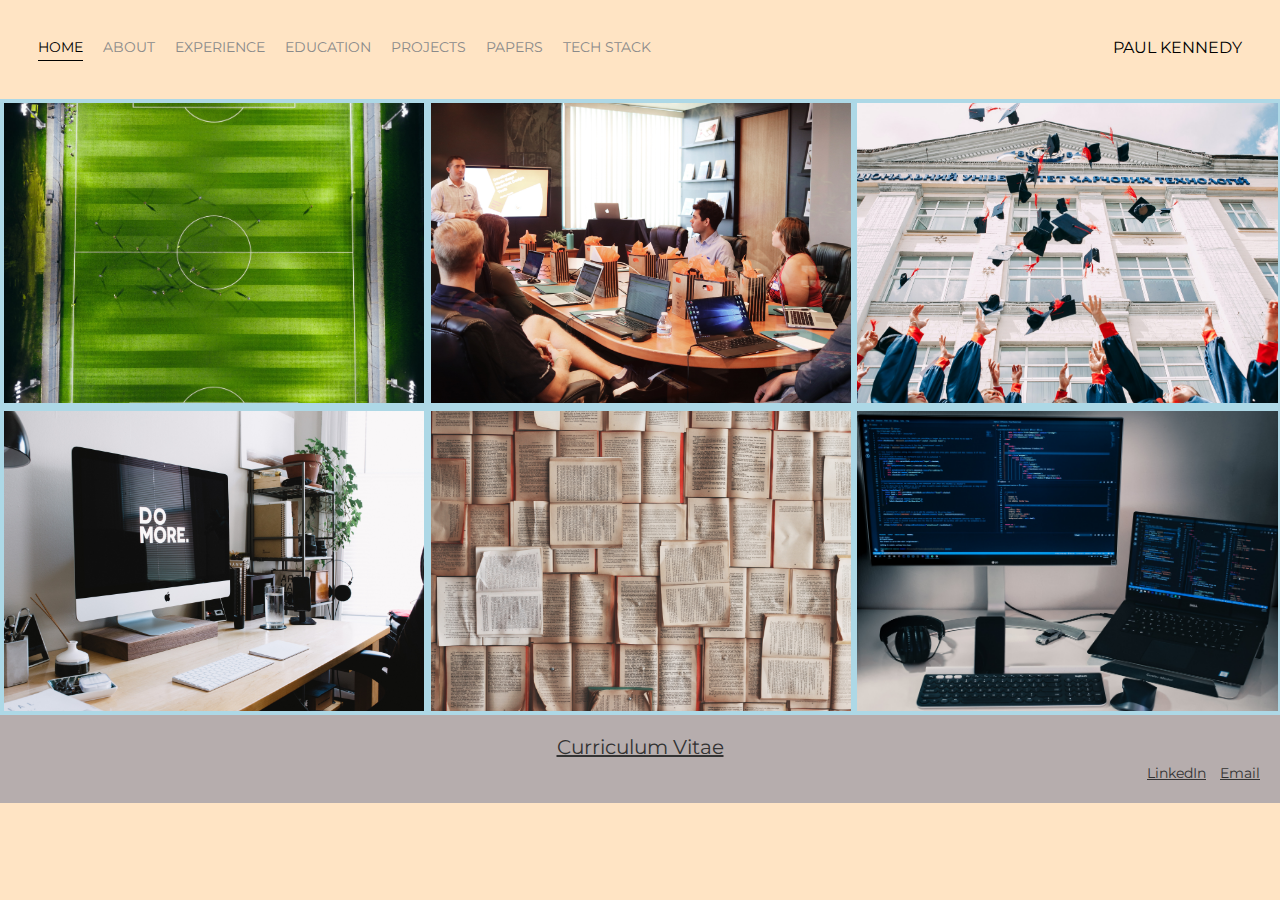
<file: index.html>
<!DOCTYPE html>
<html>
    <head>
        <meta charset="utf-8" />
        <title>Paul's Portfolio</title>
        <link rel="preconnect" href="https://fonts.googleapis.com">
        <link rel="preconnect" href="https://fonts.gstatic.com" crossorigin>
        <link href="https://fonts.googleapis.com/css2?family=Merriweather&family=Montserrat&family=Ubuntu&display=swap" rel="stylesheet">
        <link rel="stylesheet" href="styles.css">
        <link rel="icon" href="favicon.ico">
    </head>
    <body>
        <div class="container">
            <div class="nav-wrapper">
                <div class="left-side">
                    <div class="nav-link-wrapper active-nav-link">
                        <a href="index.html">Home</a>
                    </div>
                    
                    <div class="nav-link-wrapper">
                        <a href="about.html">About</a>
                    </div>
                    <div class="nav-link-wrapper">
                        <a href="experience.html">Experience</a>
                    </div>
                    <div class="nav-link-wrapper">
                        <a href="education.html">Education</a>
                    </div>
                    <div class="nav-link-wrapper">
                        <a href="projects.html">Projects</a>
                    </div>
                    <div class="nav-link-wrapper">
                        <a href="scientific.html">Papers</a>
                    </div>
                    <div class="nav-link-wrapper">
                        <a href="tech.html">Tech Stack</a>
                    </div>
                </div>

                <div class="right-side">
                    <div class="brand">
                        <div>PAUL KENNEDY</div>
                    </div>
                </div>
            </div>

            <div class="content-wrapper">
                <div class="portfolio-items-wrapper">

                    <div class="portfolio-item-wrapper">
                        <div class="portfolio-img-background" style="background-image: url(images/interests.jpg)"></div>

                        <div class="img-text-wrapper">

                            <div class="links">
                                <a style="text-decoration:none" href="about.html">About</a>
                            </div>
                        </div>
                    </div>

                    <div class="portfolio-item-wrapper">
                        <div class="portfolio-img-background" style="background-image: url(images/experience.jpg)"></div>

                        <div class="img-text-wrapper">

                            <div class="links">
                                <a style="text-decoration:none" href="experience.html">Experience</a>
                            </div>
                        </div>
                    </div>

                    <div class="portfolio-item-wrapper">
                        <div class="portfolio-img-background" style="background-image: url(images/education.jpg);"></div>

                        <div class="img-text-wrapper">

                            <div class="links">
                                <a style="text-decoration:none" href="education.html">Education</a>
                            </div>
                        </div>
                    </div>

                    <div class="portfolio-item-wrapper">
                        <div class="portfolio-img-background" style="background-image: url(images/projects.jpg);"></div>

                        <div class="img-text-wrapper">
   
                            <div class="links">
                                <a style="text-decoration:none" href="projects.html">Projects</a>
                            </div>
                        </div>
                    </div>

                    <div class="portfolio-item-wrapper">
                        <div class="portfolio-img-background" style="background-image: url(images/papers.jpg);"></div>

                        <div class="img-text-wrapper">

                            <div class="links">
                                <a style="text-decoration:none" href="scientific.html">Papers</a>
                            </div>
                        </div>
                    </div>

                    <div class="portfolio-item-wrapper">
                        <div class="portfolio-img-background" style="background-image: url(images/tech.jpg);"></div>

                        <div class="img-text-wrapper">

                            <div class="links">
                                <a style="text-decoration:none" href="tech.html">Tech Stack</a>
                            </div>
                        </div>
                    </div>

                </div>
            </div>

        </div>
        
        <footer>
            <div class="container">
              <div class="row">
                <div class="col-cv">
                    <a href="files/PK.CV.pdf" target="_blank">Curriculum Vitae</a>
                </div>
                <div class="col-sm-6">
                  <ul class="social">
                    <li><a href="https://www.linkedin.com/in/paul-k-2583a8b6" target="_blank"><i class="fa fa-linkedin"></i>LinkedIn</a></li>
                    <li><a href="mailto:paul.pk.kennedy12@gmail.com">Email</a></li>
                  </ul>
                </div>
              </div>
            </div>
        </footer>

    </body>
<script>
    const portfolioItems = document.querySelectorAll('.portfolio-item-wrapper')

    portfolioItems.forEach(portfolioItem => {
        portfolioItem.addEventListener('mouseover', () => {
            portfolioItem.childNodes[1].classList.add('img-darken')
        })
        portfolioItem.addEventListener('mouseout', () => {
            portfolioItem.childNodes[1].classList.remove('img-darken')
        })
    })
</script>
</html>
</file>
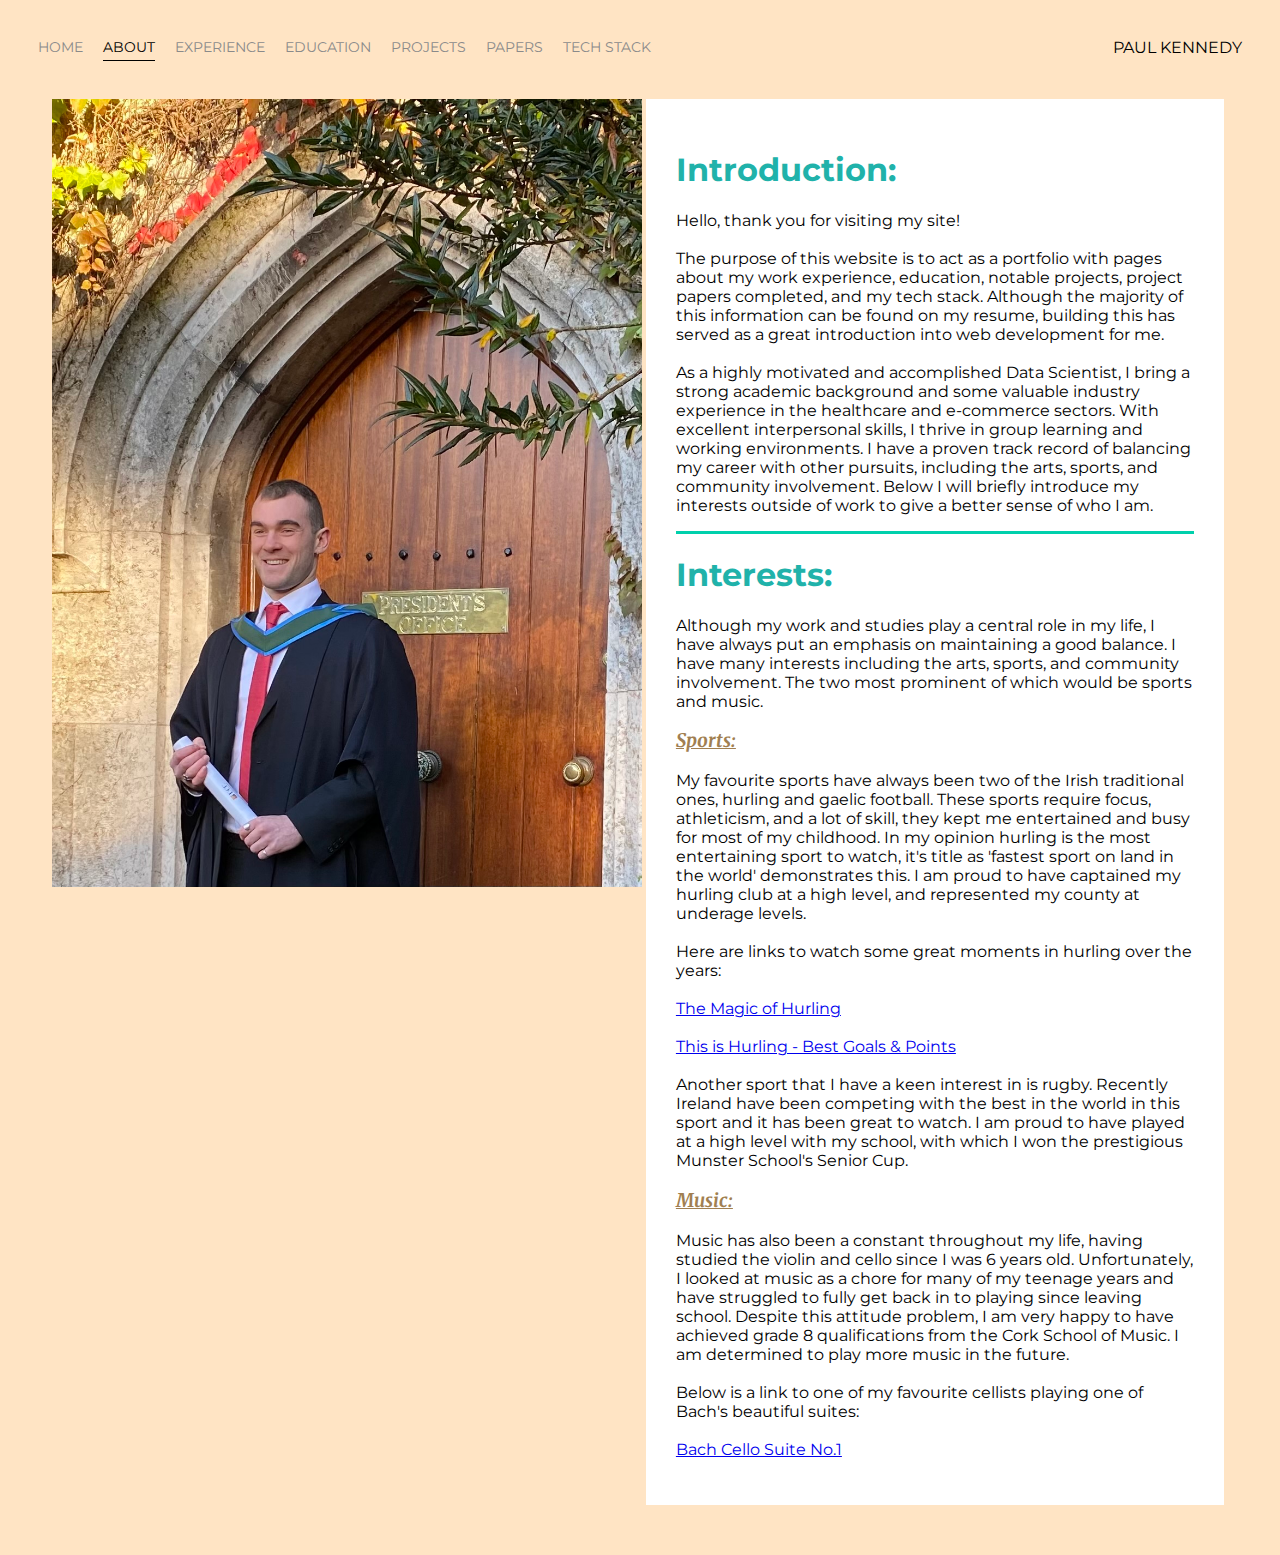
<file: about.html>
<!DOCTYPE html>
<html>
    <head>
        <meta charset="utf-8" />
        <title>Paul's Portfolio | About</title>
        <link rel="preconnect" href="https://fonts.googleapis.com">
        <link rel="preconnect" href="https://fonts.gstatic.com" crossorigin>
        <link href="https://fonts.googleapis.com/css2?family=Merriweather&family=Montserrat&family=Sacramento&display=swap" rel="stylesheet">
        <link rel="stylesheet" href="styles.css">
        <link rel="icon" href="favicon.ico">
    </head>
    <body>
        <div class="container">
            <div class="nav-wrapper">
                <div class="left-side">
                    <div class="nav-link-wrapper">
                        <a href="index.html">Home</a>
                    </div>
                    <div class="nav-link-wrapper active-nav-link">
                        <a href="about.html">About</a>
                    </div>
                    <div class="nav-link-wrapper">
                        <a href="experience.html">Experience</a>
                    </div>
                    <div class="nav-link-wrapper">
                        <a href="education.html">Education</a>
                    </div>
                    <div class="nav-link-wrapper">
                        <a href="projects.html">Projects</a>
                    </div>
                    <div class="nav-link-wrapper">
                        <a href="scientific.html">Papers</a>
                    </div>
                    <div class="nav-link-wrapper">
                        <a href="tech.html">Tech Stack</a>
                    </div>
                </div>

                <div class="right-side">
                    <div class="brand">
                        <div>PAUL KENNEDY</div>
                    </div>
                </div>
            </div>

            <div class="content-wrapper">
                <div class="two-column-wrapper">
                    <div class="profile-image-wrapper">
                        <img src="images/IMG_3325.jpg">
                    </div>

                    <div class="profile-content-wrapper">
                        <h1>Introduction:</h1>
                        <p>
                            Hello, thank you for visiting my site!
                            <br><br>
                            The purpose of this website is to act as a portfolio with pages about my work experience, education, notable projects, project papers completed, and my tech stack.
                            Although the majority of this information can be found on my resume, building this has served as a great introduction into web development for me.
                            <br><br>
                            As a highly motivated and accomplished Data Scientist, I bring a strong academic background and some valuable industry 
                            experience in the healthcare and e-commerce sectors. With excellent interpersonal skills, I thrive in group learning and working 
                            environments. I have a proven track record of balancing my career with other pursuits, including the arts, sports, and 
                            community involvement. Below I will briefly introduce my interests outside of work to give a better sense of who I am.
                        </p>
                        <hr size="3px" color="solid black">
                        <h1>Interests:</h1>
                        <p>Although my work and studies play a central role in my life, I have always put an emphasis on maintaining a good balance. I have many interests including the arts, sports, and community involvement.
                            The two most prominent of which would be sports and music.
                        </p>
                        <h3>Sports:</h3>
                        <p>
                            My favourite sports have always been two of the Irish traditional ones, hurling and gaelic football. These sports require focus, athleticism, and a lot of skill,    
                            they kept me entertained and busy for most of my childhood. In my opinion hurling is the most entertaining sport to watch, it's title as 'fastest sport on land in the world'
                            demonstrates this. I am proud to have captained my hurling club at a high level, and represented my county at underage levels.<br><br>
                            Here are links to watch some great moments in hurling over the years:
                            <br><br>
                            <a href="https://www.youtube.com/watch?v=I1Vw66Zs0dQ" target="_blank">The Magic of Hurling</a>
                            <br><br>
                            <a href="https://www.youtube.com/watch?v=PtZ0zDHqtug" target="_blank">This is Hurling - Best Goals & Points</a>
                            <br><br>
                            Another sport that I have a keen interest in is rugby. Recently Ireland have been competing with the best in the world in this sport and it has been great to watch. I am
                            proud to have played at a high level with my school, with which I won the prestigious Munster School's Senior Cup.
                        </p>
                        <h3>Music:</h3>
                        <p>
                            Music has also been a constant throughout my life, having studied the violin and cello since I was 6 years old. Unfortunately, I looked at music as a chore for many of
                            my teenage years and have struggled to fully get back in to playing since leaving school. Despite this attitude problem, I am very happy to have achieved grade 8 qualifications
                            from the Cork School of Music. I am determined to play more music in the future.
                            <br><br>
                            Below is a link to one of my favourite cellists playing one of Bach's beautiful suites:
                            <br><br>
                            <a href="https://www.youtube.com/watch?v=PCicM6i59_I" target="_blank">Bach Cello Suite No.1</a>
                        </p>
                        
                    </div>
                </div>
            </div>

        </div>
    </body>

</html>
</file>
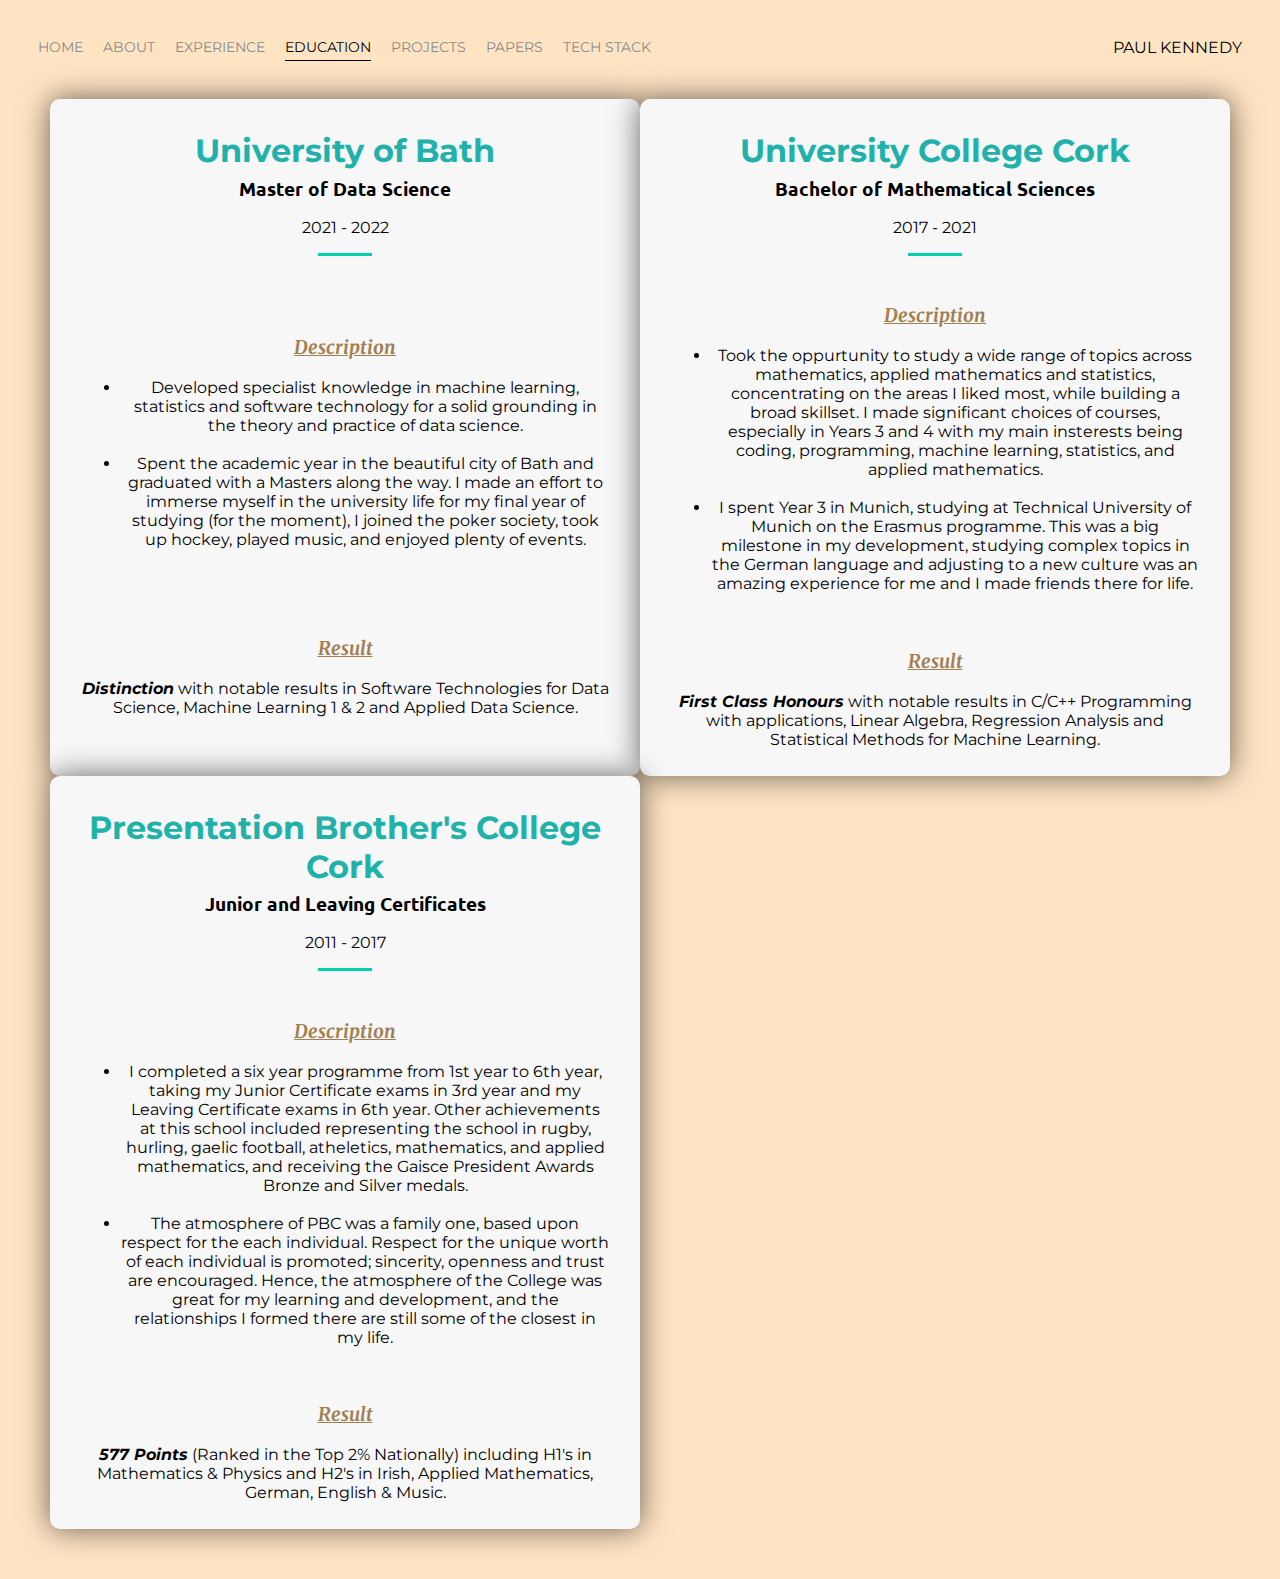
<file: education.html>
<!DOCTYPE html>
<html>
    <head>
        <meta charset="utf-8" />
        <title>Paul's Portfolio | Education</title>
        <link rel="preconnect" href="https://fonts.googleapis.com">
        <link rel="preconnect" href="https://fonts.gstatic.com" crossorigin>
        <link href="https://fonts.googleapis.com/css2?family=Merriweather&family=Montserrat&family=Ubuntu&display=swap" rel="stylesheet">
        <link rel="stylesheet" href="styles.css">
        <link rel="icon" href="favicon.ico">
    </head>
    <body>
        <div class="container">
            <div class="nav-wrapper">
                <div class="left-side">
                    <div class="nav-link-wrapper">
                        <a href="index.html">Home</a>
                    </div>
                    
                    <div class="nav-link-wrapper">
                        <a href="about.html">About</a>
                    </div>
                    <div class="nav-link-wrapper">
                        <a href="experience.html">Experience</a>
                    </div>
                    <div class="nav-link-wrapper active-nav-link">
                        <a href="education.html">Education</a>
                    </div>
                    <div class="nav-link-wrapper">
                        <a href="projects.html">Projects</a>
                    </div>
                    <div class="nav-link-wrapper">
                        <a href="scientific.html">Papers</a>
                    </div>
                    <div class="nav-link-wrapper">
                        <a href="tech.html">Tech Stack</a>
                    </div>
                </div>

                <div class="right-side">
                    <div class="brand">
                        <div>PAUL KENNEDY</div>
                    </div>
                </div>
            </div>

            <div class="content-wrapper">
                <div class="two-column-wrapper"> 
                    <div class="section-content-wrapper">
                        <div class="section-content-top">
                            <h1>University of Bath</h1>
                            <h4 class="item-title">
                                Master of Data Science
                            </h4>
                            <p>
                                2021 - 2022
                            </p>
                            <hr size="3px" color="solid black" width="10%">
                        </div>
                        <div class="description">
                            <h3>Description</h3>
                            <ul>
                                <li>
                                    Developed specialist knowledge in machine learning, statistics and software technology for a solid grounding in the theory and practice of data science.
                                </li>
                                <br>
                                <li>
                                    Spent the academic year in the beautiful city of Bath and graduated with a Masters along the way. I made an effort to immerse myself in the university life 
                                    for my final year of studying (for the moment), I joined the poker society, took up hockey, played music, and enjoyed plenty of events.
                                </li>
                            </ul>
                        </div>
                        <div class="notes">
                            <h3>Result</h3>
                            <p><strong class="result">Distinction</strong> with notable results in Software Technologies for Data Science, Machine Learning 1 & 2 
                                and Applied Data Science.</p>
                        </div>
                    </div>
                    <div class="section-content-wrapper">
                        <div class="section-content-top">
                            <h1>University College Cork</h1>
                            <h4 class="item-title">
                                Bachelor of Mathematical Sciences
                            </h4>
                            <p>
                                2017 - 2021
                            </p>
                            <hr size="3px" color="solid black" width="10%">
                        </div> 
                        <div class="description">
                            <h3>Description</h3>
                            <ul>
                                <li>
                                    Took the oppurtunity to study a wide range of topics across mathematics, applied mathematics and statistics, concentrating on the areas I liked most, while
                                    building a broad skillset. I made significant choices of courses, especially in Years 3 and 4 with my main insterests being coding, programming, machine learning,
                                    statistics, and applied mathematics. 
                                </li>
                                <br>
                                <li>
                                    I spent Year 3 in Munich, studying at Technical University of Munich on the Erasmus programme. This was a big milestone in my development, studying complex topics 
                                    in the German language and adjusting to a new culture was an amazing experience for me and I made friends there for life.
                                </li>
                            </ul>
                        </div>
                        <div class="notes">
                            <h3>Result</h3>
                            <p><strong class="result">First Class Honours</strong> with notable results in C/C++ Programming with applications, Linear Algebra, 
                                Regression Analysis and Statistical Methods for Machine Learning.</p>
                        </div>
                    </div>
                    <div class="section-content-wrapper">
                        <div class="section-content-top">
                            <h1>Presentation Brother's College Cork</h1>
                            <h4 class="item-title">
                                Junior and Leaving Certificates
                            </h4>
                            <p>
                                2011 - 2017
                            </p>
                            <hr size="3px" color="solid black" width="10%">
                        </div> 
                        <div class="description">
                            <h3>Description</h3>
                            <ul>
                                <li>
                                    I completed a six year programme from 1st year to 6th year, taking my Junior Certificate exams in 3rd year and my Leaving Certificate exams in 6th year.
                                    Other achievements at this school included representing the school in rugby, hurling, gaelic football, atheletics, mathematics, and applied mathematics, and 
                                    receiving the Gaisce President Awards Bronze and Silver medals.
                                </li>
                                <br>
                                <li>
                                    The atmosphere of PBC was a family one, based upon respect for the each individual. Respect for the unique worth of each individual is promoted;
                                     sincerity, openness and trust are encouraged. Hence, the atmosphere of the 
                                    College was great for my learning and development, and the relationships I formed there are still some of the closest in my life.
                                </li>
                            </ul>
                        </div>
                        <div class="notes">
                            <h3>Result</h3>
                            <p><strong class="result">577 Points</strong> (Ranked in the Top 2% Nationally) including H1's in Mathematics & Physics 
                                and H2's in Irish, Applied Mathematics, German, English & Music.</p>
                        </div>
                    </div>
                </div>
            </div>

        </div>
    </body>

</html>
</file>
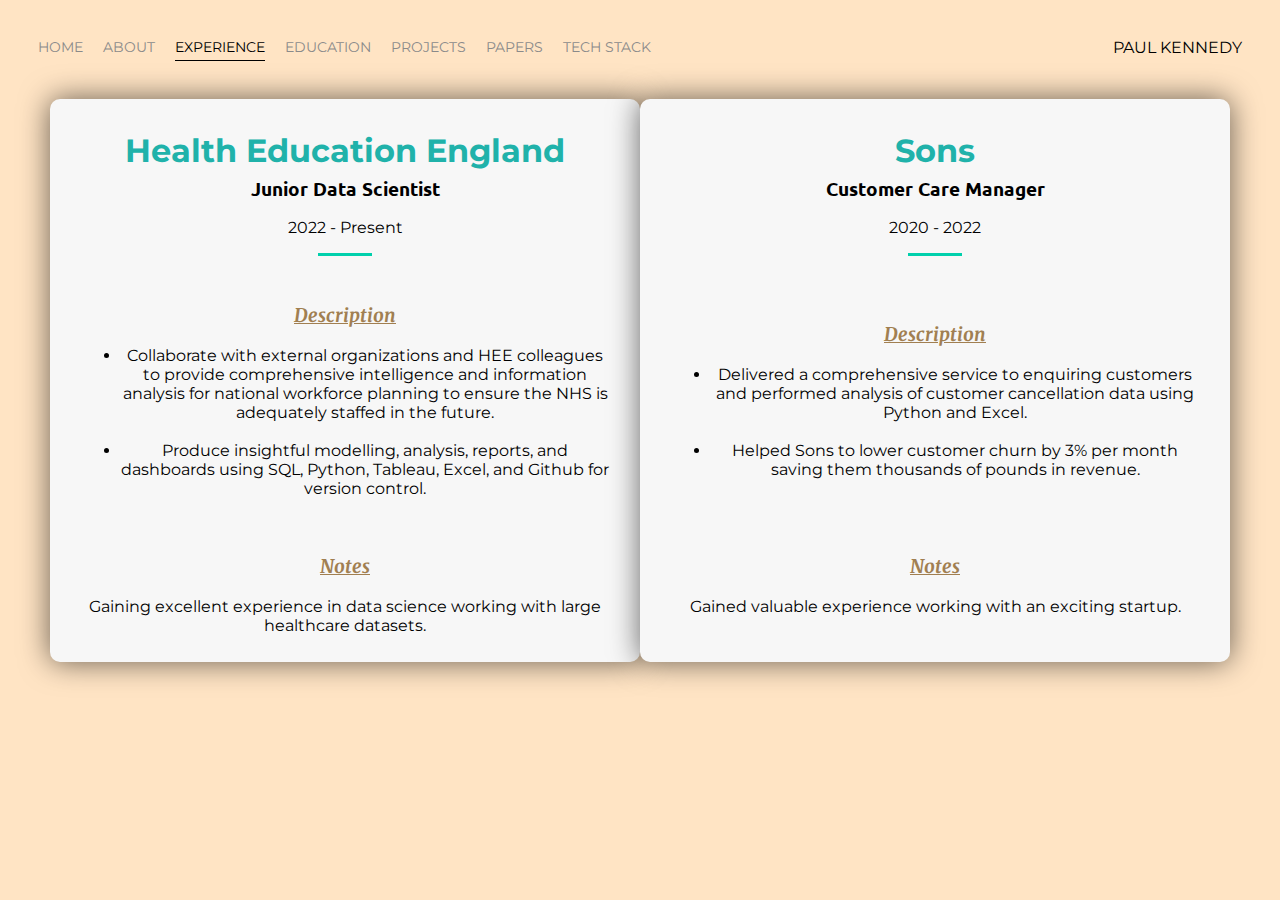
<file: experience.html>
<!DOCTYPE html>
<html>
    <head>
        <meta charset="utf-8" />
        <title>Paul's Portfolio | Experience</title>
        <link rel="preconnect" href="https://fonts.googleapis.com">
        <link rel="preconnect" href="https://fonts.gstatic.com" crossorigin>
        <link href="https://fonts.googleapis.com/css2?family=Merriweather&family=Montserrat&family=Ubuntu&display=swap" rel="stylesheet">
        <link rel="stylesheet" href="styles.css">
        <link rel="icon" href="favicon.ico">
    </head>
    <body>
        <div class="container">
            <div class="nav-wrapper">
                <div class="left-side">
                    <div class="nav-link-wrapper">
                        <a href="index.html">Home</a>
                    </div>
                    
                    <div class="nav-link-wrapper">
                        <a href="about.html">About</a>
                    </div>
                    <div class="nav-link-wrapper active-nav-link">
                        <a href="experience.html">Experience</a>
                    </div>
                    <div class="nav-link-wrapper">
                        <a href="education.html">Education</a>
                    </div>
                    <div class="nav-link-wrapper">
                        <a href="projects.html">Projects</a>
                    </div>
                    <div class="nav-link-wrapper">
                        <a href="scientific.html">Papers</a>
                    </div>
                    <div class="nav-link-wrapper">
                        <a href="tech.html">Tech Stack</a>
                    </div>
                </div>

                <div class="right-side">
                    <div class="brand">
                        <div>PAUL KENNEDY</div>
                    </div>
                </div>
            </div>

            <div class="content-wrapper">
                <div class="two-column-wrapper">
                    <div class="section-content-wrapper">
                        <div class="section-content-top">
                            <h1>Health Education England</h1>
                            <h4 class="item-title">
                                Junior Data Scientist
                            </h4>
                            <p>
                                2022 - Present
                            </p>
                            <hr size="3px" color="solid black" width="10%">
                        </div>
                        <div class="description">
                            <h3>Description</h3>
                            <ul>
                                <li> Collaborate with external organizations and HEE colleagues to provide comprehensive intelligence and information
                                analysis for national workforce planning to ensure the NHS is adequately staffed in the future.
                                </li>
                                <br>
                                <li> Produce insightful modelling, analysis, reports, and dashboards using SQL, Python, Tableau, Excel, and Github for
                                version control.
                                </li>                          
                            </ul>
                        </div>
                        <div class="notes">
                            <h3>Notes</h3>
                            <p>Gaining excellent experience in data science working with large healthcare datasets.</p>
                        </div>
                    </div>
                    <div class="section-content-wrapper">
                        <div class="section-content-top">
                            <h1>Sons</h1>
                            <h4 class="item-title">
                                Customer Care Manager
                            </h4>
                            <p>
                                2020 - 2022
                            </p>
                            <hr size="3px" color="solid black" width="10%">
                        </div> 
                        <div class="description">
                            <h3>Description</h3>
                            <ul>
                                <li> Delivered a comprehensive service to enquiring customers and performed analysis of customer cancellation data
                                    using Python and Excel.                                    
                                </li>
                                <br>
                                <li> Helped Sons to lower customer churn by 3% per month saving them thousands of pounds in revenue. 
                                </li>                          
                            </ul>
                        </div>
                        <div class="notes">
                            <h3>Notes</h3>
                            <p>Gained valuable experience working with an exciting startup.</p>
                        </div>
                    </div>
                </div>
            </div>

        </div>
    </body>

</html>
</file>
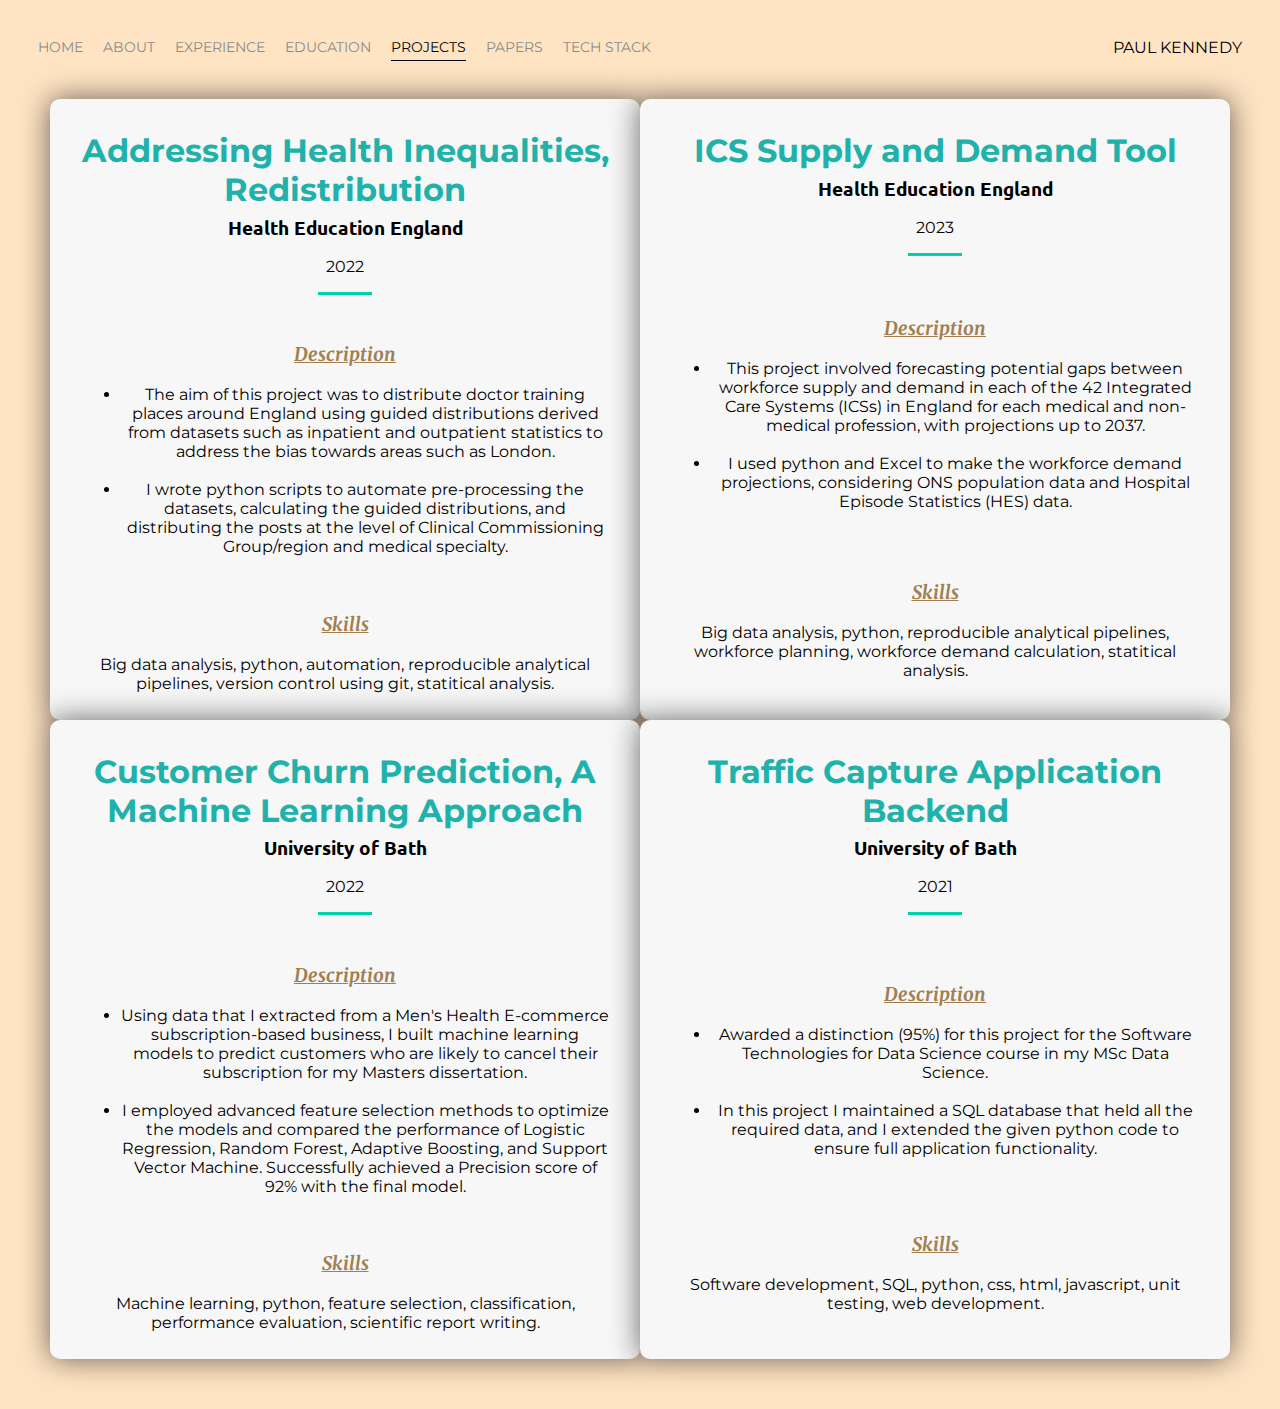
<file: projects.html>
<!DOCTYPE html>
<html>
    <head>
        <meta charset="utf-8" />
        <title>Paul's Portfolio | Projects</title>
        <link rel="preconnect" href="https://fonts.googleapis.com">
        <link rel="preconnect" href="https://fonts.gstatic.com" crossorigin>
        <link href="https://fonts.googleapis.com/css2?family=Merriweather&family=Montserrat&family=Ubuntu&display=swap" rel="stylesheet">
        <link rel="stylesheet" href="styles.css">
        <link rel="icon" href="favicon.ico">
    </head>
    <body>
        <div class="container">
            <div class="nav-wrapper">
                <div class="left-side">
                    <div class="nav-link-wrapper">
                        <a href="index.html">Home</a>
                    </div>
                    
                    <div class="nav-link-wrapper">
                        <a href="about.html">About</a>
                    </div>
                    <div class="nav-link-wrapper">
                        <a href="experience.html">Experience</a>
                    </div>
                    <div class="nav-link-wrapper">
                        <a href="education.html">Education</a>
                    </div>
                    <div class="nav-link-wrapper active-nav-link">
                        <a href="projects.html">Projects</a>
                    </div>
                    <div class="nav-link-wrapper">
                        <a href="scientific.html">Papers</a>
                    </div>
                    <div class="nav-link-wrapper">
                        <a href="tech.html">Tech Stack</a>
                    </div>
                </div>

                <div class="right-side">
                    <div class="brand">
                        <div>PAUL KENNEDY</div>
                    </div>
                </div>
            </div>

            <div class="content-wrapper">
                <div class="two-column-wrapper">
                    <div class="section-content-wrapper">
                        <div class="section-content-top">
                            <h1>Addressing Health Inequalities, Redistribution</h1>
                            <h4 class="item-title">
                                Health Education England
                            </h4>
                            <p>
                                2022
                            </p>
                            <hr size="3px" color="solid black" width="10%">
                        </div>
                        <div class="description">
                            <h3>Description</h3>
                            <ul>
                                <li>
                                    The aim of this project was to distribute doctor training places around England using guided distributions derived 
                                    from datasets such as inpatient and outpatient statistics to address the bias towards areas such as London. 
                                </li>
                                <br>
                                <li>
                                    I wrote python scripts to automate pre-processing the datasets, calculating the guided distributions, and distributing 
                                    the posts at the level of Clinical Commissioning Group/region and medical specialty. 
                                </li>
                            </ul>
                        </div>
                        <div class="notes">
                            <h3>Skills</h3>
                            <p>
                                Big data analysis, python, automation, reproducible analytical pipelines, version control using git, statitical analysis.
                            </p>
                        </div>
                    </div>
                    <div class="section-content-wrapper">
                        <div class="section-content-top">
                            <h1>ICS Supply and Demand Tool</h1>
                            <h4 class="item-title">
                                Health Education England
                            </h4>
                            <p>
                                2023
                            </p>
                            <hr size="3px" color="solid black" width="10%">
                        </div> 
                        <div class="description">
                            <h3>Description</h3>
                            <ul>
                                <li>
                                    This project involved forecasting potential gaps between workforce supply and demand in each of the 42 Integrated 
                                    Care Systems (ICSs) in England for each medical and non-medical profession, with projections up to 2037. 
                                </li>
                                <br>
                                <li>
                                    I used python and Excel to make the workforce demand projections, considering ONS population data and Hospital 
                                    Episode Statistics (HES) data. 
                                </li>
                            </ul>
                        </div>
                        <div class="notes">
                            <h3>Skills</h3>
                            <p>
                                Big data analysis, python, reproducible analytical pipelines, workforce planning, workforce demand calculation, statitical analysis.
                            </p>
                        </div>
                    </div>
                    <div class="section-content-wrapper">
                        <div class="section-content-top">
                            <h1>Customer Churn Prediction, A Machine Learning Approach</h1>
                            <h4 class="item-title">
                                University of Bath
                            </h4>
                            <p>
                                2022
                            </p>
                            <hr size="3px" color="solid black" width="10%">
                        </div> 
                        <div class="description">
                            <h3>Description</h3>
                            <ul>
                                <li>
                                    Using data that I extracted from a Men's Health E-commerce subscription-based business, I built machine learning 
                                    models to predict customers who are likely to cancel their subscription for my Masters dissertation. 
                                </li>
                                <br>
                                <li>
                                    I employed advanced feature selection methods to optimize the models and compared the performance of Logistic 
                                    Regression, Random Forest, Adaptive Boosting, and Support Vector Machine. Successfully achieved a Precision score of 92% with the final model. 
                                </li>
                            </ul>
                        </div>
                        <div class="notes">
                            <h3>Skills</h3>
                            <p>
                                Machine learning, python, feature selection, classification, performance evaluation, scientific report writing.
                            </p>
                        </div>
                    </div>
                    <div class="section-content-wrapper">
                        <div class="section-content-top">
                            <h1>Traffic Capture Application Backend</h1>
                            <h4 class="item-title">
                                University of Bath
                            </h4>
                            <p>
                                2021
                            </p>
                            <hr size="3px" color="solid black" width="10%">
                        </div> 
                        <div class="description">
                            <h3>Description</h3>
                            <ul>
                                <li>
                                    Awarded a distinction (95%) for this project for the Software Technologies for Data Science course in my MSc 
                                    Data Science. 
                                </li>
                                <br>
                                <li>
                                    In this project I maintained a SQL database that held all the required data, and I extended the given python code to 
                                    ensure full application functionality. 
                                </li>
                            </ul>
                        </div>
                        <div class="notes">
                            <h3>Skills</h3>
                            <p>
                                Software development, SQL, python, css, html, javascript, unit testing, web development.
                            </p>
                        </div>
                    </div>
                </div>
            </div>

        </div>
    </body>

</html>
</file>
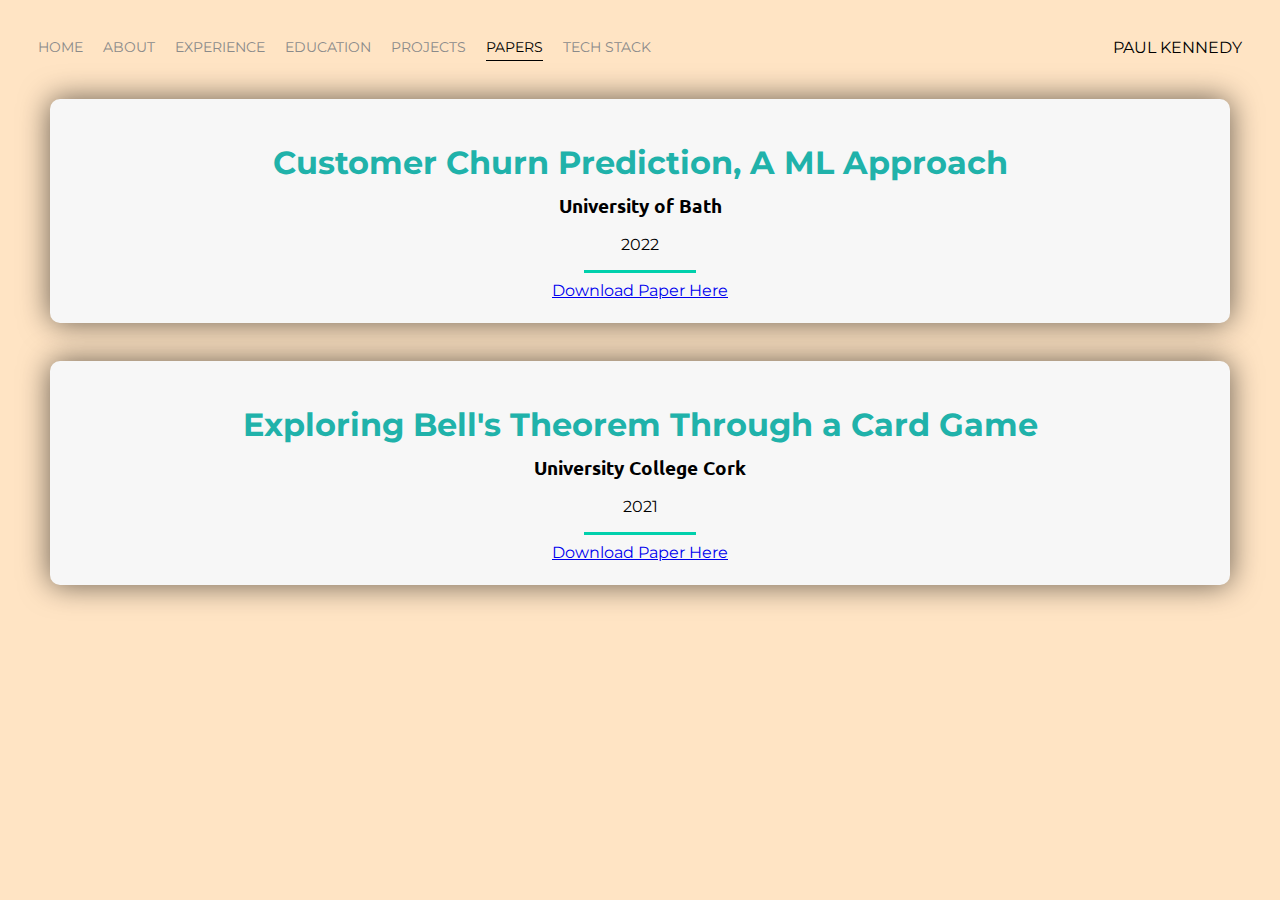
<file: scientific.html>
<!DOCTYPE html>
<html>
    <head>
        <meta charset="utf-8" />
        <title>Paul's Portfolio | Papers</title>
        <link rel="preconnect" href="https://fonts.googleapis.com">
        <link rel="preconnect" href="https://fonts.gstatic.com" crossorigin>
        <link href="https://fonts.googleapis.com/css2?family=Merriweather&family=Montserrat&family=Ubuntu&display=swap" rel="stylesheet">
        <link rel="stylesheet" href="styles.css">
        <link rel="icon" href="favicon.ico">
    </head>
    <body>
        <div class="container">
            <div class="nav-wrapper">
                <div class="left-side">
                    <div class="nav-link-wrapper">
                        <a href="index.html">Home</a>
                    </div>
                    
                    <div class="nav-link-wrapper">
                        <a href="about.html">About</a>
                    </div>
                    <div class="nav-link-wrapper">
                        <a href="experience.html">Experience</a>
                    </div>
                    <div class="nav-link-wrapper">
                        <a href="education.html">Education</a>
                    </div>
                    <div class="nav-link-wrapper">
                        <a href="projects.html">Projects</a>
                    </div>
                    <div class="nav-link-wrapper active-nav-link">
                        <a href="scientific.html">Papers</a>
                    </div>
                    <div class="nav-link-wrapper">
                        <a href="tech.html">Tech Stack</a>
                    </div>
                </div>

                <div class="right-side">
                    <div class="brand">
                        <div>PAUL KENNEDY</div>
                    </div>
                </div>
            </div>

            <div class="content-wrapper">
                <div class="one-column-wrapper">  

                    <div class="section-content-wrapper">
                        <div class="section-content-top">
                            <h1>Customer Churn Prediction, A ML Approach</h1>
                            <h4 class="item-title">
                                University of Bath
                            </h4>
                            <p>
                                2022
                            </p>
                            <hr size="3px" color="solid black" width="10%">
                            <div class="links">
                                <a href="files/Customer_Churn_Prediction__A_Machine_Learning_Approach.pdf" target="_blank">Download Paper Here</a>
                            </div>
                        </div> 
                    </div>
                    <br><br>
                    <div class="section-content-wrapper">
                        <div class="section-content-top">
                            <h1>Exploring Bell's Theorem Through a Card Game</h1>
                            <h4 class="item-title">
                                University College Cork
                            </h4>
                            <p>
                                2021
                            </p>
                            <hr size="3px" color="solid black" width="10%">
                            <div class="links">
                                <a href="files/Paul_Kennedy_FYP (2).pdf" target="_blank">Download Paper Here</a>
                            </div>
                        </div> 
                    </div>
                </div>
            </div>

        </div>
    </body>

</html>
</file>
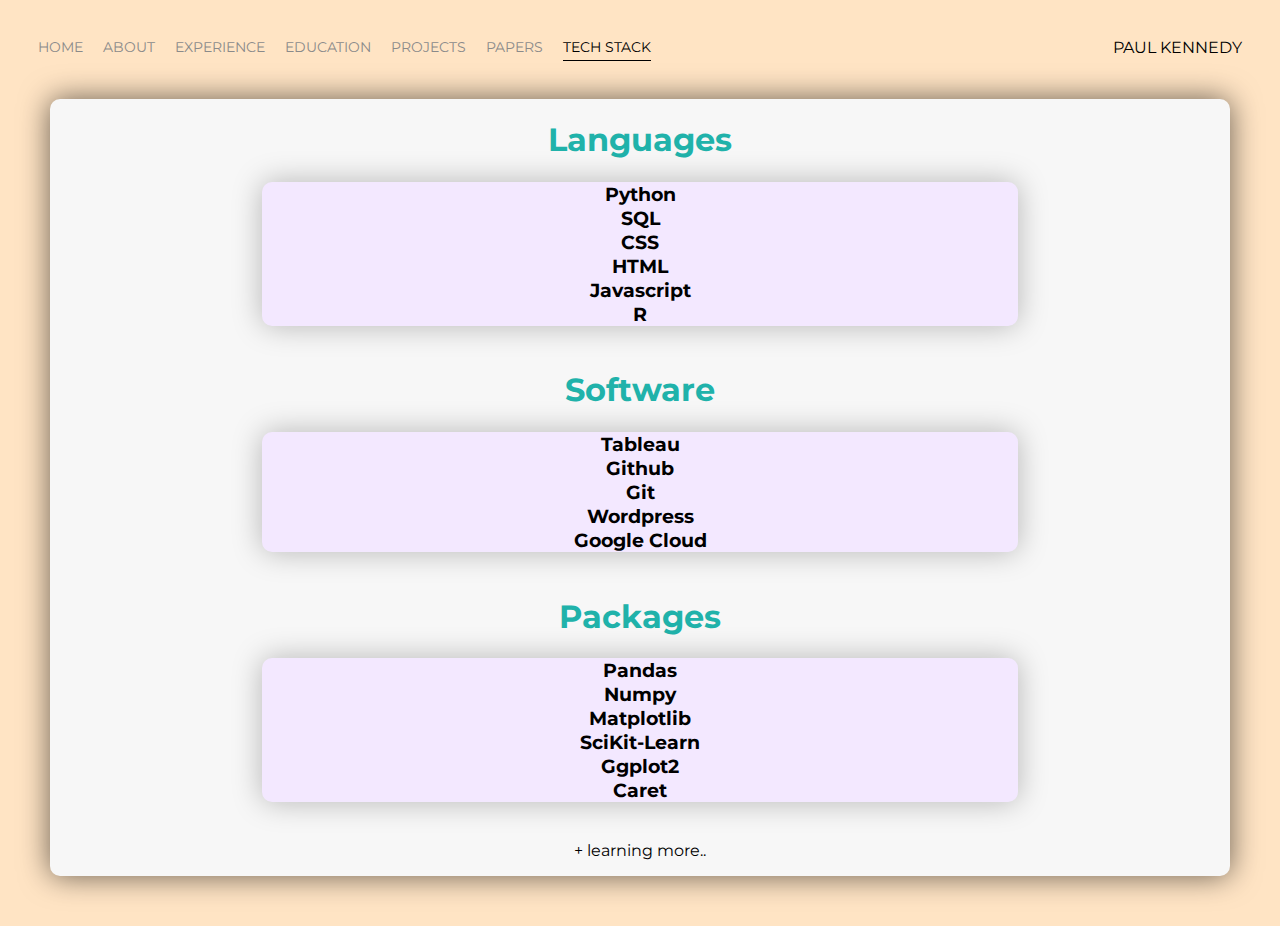
<file: tech.html>
<!DOCTYPE html>
<html>
    <head>
        <meta charset="utf-8" />
        <title>Paul's Portfolio | Tech Stack</title>
        <link rel="preconnect" href="https://fonts.googleapis.com">
        <link rel="preconnect" href="https://fonts.gstatic.com" crossorigin>
        <link href="https://fonts.googleapis.com/css2?family=Merriweather&family=Montserrat&family=Ubuntu&display=swap" rel="stylesheet">
        <link rel="stylesheet" href="styles.css">
        <link rel="icon" href="favicon.ico">
    </head>
    <body>
        <div class="container">
            <div class="nav-wrapper">
                <div class="left-side">
                    <div class="nav-link-wrapper">
                        <a href="index.html">Home</a>
                    </div>
                    
                    <div class="nav-link-wrapper">
                        <a href="about.html">About</a>
                    </div>
                    <div class="nav-link-wrapper">
                        <a href="experience.html">Experience</a>
                    </div>
                    <div class="nav-link-wrapper">
                        <a href="education.html">Education</a>
                    </div>
                    <div class="nav-link-wrapper">
                        <a href="projects.html">Projects</a>
                    </div>
                    <div class="nav-link-wrapper">
                        <a href="scientific.html">Papers</a>
                    </div>
                    <div class="nav-link-wrapper active-nav-link">
                        <a href="tech.html">Tech Stack</a>
                    </div>
                </div>

                <div class="right-side">
                    <div class="brand">
                        <div>PAUL KENNEDY</div>
                    </div>
                </div>
            </div>

            <div class="content-wrapper">
                <div class="one-column-wrapper">
                    <div class="section-content-wrapper">
                        <h1>Languages</h1>
                        <div class="tech">
                            <strong>Python</strong>
                            <br>
                            <strong>SQL</strong>
                            <br>
                            <strong>CSS</strong>
                            <br>
                            <strong>HTML</strong>
                            <br>
                            <strong>Javascript</strong>
                            <br>
                            <strong>R</strong> 
                        </div>
                        <h1>Software</h1>
                        <div class="tech">
                            <strong>Tableau</strong>
                            <br>
                            <strong>Github</strong>
                            <br>
                            <strong>Git</strong>
                            <br>
                            <strong>Wordpress</strong>
                            <br>
                            <strong>Google Cloud</strong>
                        </div>
                        <h1>Packages</h1>
                        <div class="tech">
                            <strong>Pandas</strong>
                            <br>
                            <strong>Numpy</strong>
                            <br>
                            <strong>Matplotlib</strong>
                            <br>
                            <strong>SciKit-Learn</strong>
                            <br>
                            <strong>Ggplot2</strong>
                            <br>
                            <strong>Caret</strong>
                        </div>
                    <p>
                        + learning more..
                    </p>
                    </div>
                </div>
            </div>

        </div>
    </body>

</html>
</file>
<file: styles.css>
/* Master Styles */

body {
    font-family: "Montserrat", "sans-serif";
    margin: 0px;
    background-color: bisque;
}

.container {
    display: grid;
    grid-template-columns: 1fr;
}

h3 {
    font-family: "Merriweather", "sans-serif";
    font-style: italic;
    color: rgb(161, 127, 81);
    text-decoration: underline;
}

/* Nav Styles */

.nav-wrapper {
    display: flex;
    justify-content: space-between;
    padding: 38px;
}

.left-side {
    display: flex;
}

.nav-wrapper > .left-side > div{
    margin-right: 20px;
    font-size: 0.9em;
    text-transform: uppercase;
}

.nav-link-wrapper {
    height: 22px;
    border-bottom: 1px solid transparent;
    transition: border-bottom 0.5s;
}

.nav-link-wrapper a {
    color: #8a8a8a;
    text-decoration: none;
    transition: color 0.5s;
}

.nav-link-wrapper:hover {
    border-bottom: 1px solid black;
}

.nav-link-wrapper a:hover {
    color: black;
}

.active-nav-link {
    border-bottom: 1px solid black;
}

.active-nav-link a {
    color: black !important;
}

/* Portfolio Styles */

.portfolio-items-wrapper {
    display: grid;
    grid-template-columns: 1fr 1fr 1fr;
}

.portfolio-item-wrapper {
    position: relative;
}

.portfolio-img-background {
    height: 18.75em;
    width: 98.5%;
    background-size: cover;
    background-position: center;
    background-repeat: no-repeat;
    border: 4.75px solid lightblue;
}

.img-text-wrapper {
    position: absolute;
    top: 0;
    display: flex;
    flex-direction: column;
    justify-content: center;
    text-align: center;
    height: 100%;
    padding-left: 130px;
    padding-right: 100px;
}

.logo-wrapper img {
    width: 50%;
    margin-bottom: 20px;
}

.img-text-wrapper .subtitle {
    transition: 1s;
    font-weight: 600;
    color: transparent;
}

.portfolio-item-wrapper:hover > .img-text-wrapper > .subtitle {
    font-weight: 600;
    color: lightseagreen;
}

.img-text-wrapper >.links a {
    transition: 1s;
    font-weight: 600;
    font-size: 40px;
    color: transparent;
}

.portfolio-item-wrapper:hover > .img-text-wrapper > .links a {
    transition: 1s;
    font-weight: 600;
    font-size: 40px;
    color: lightseagreen;
}

.img-darken {
    transition: 1s;
    filter: brightness(10%);
}

/* About page */

.two-column-wrapper {
    display: grid;
    grid-template-columns: 1fr 1fr;
    padding-left: 50px;
    padding-right: 50px;
    padding-bottom: 50px;
}

.one-column-wrapper{
    display: grid;
    grid-template-columns: 1fr;
    padding-left: 50px;
    padding-right: 50px;
    padding-bottom: 50px;
}

.profile-image-wrapper img {
    width: 100%;
    padding-right: 5px;
    padding-left: 2px;
}

.profile-content-wrapper {
    padding: 30px;
    background-color: white;
    margin-left: 1%;
    margin-right: 1%;
}

.profile-content-wrapper h1{
    color: lightseagreen;
}


/* Footer for home page */

footer {
    background-color: rgb(182, 173, 173);
    color: #333;
    padding: 20px 20px;
    font-size: 14px;
    text-align: center;
  }
  
  .row > .col-cv a{
    font-size: 20px;
    color: #333;
    transition: all 0.3s ease-in-out;
  }
  
  footer ul {
    list-style: none;
    margin: 0;
    padding: 0;
    text-align: right;
  }
  
  footer ul li {
    display: inline-block;
    margin-left: 10px;
  }
  
  footer ul li:first-child {
    margin-left: 0;
  }
  
  footer ul li a {
    color: #333;
  }
  
  footer ul li a i {
    font-size: 20px;
    color: #333;
    transition: all 0.3s ease-in-out;
  }
  
  footer ul li a:hover i {
    transform: translateY(-5px);
  }

  /* Section pages */

.section-content-wrapper {
    text-align: center;
    background-color: #f7f7f7;
    border-radius: 10px;
    box-shadow: 0px 0px 30px rgba(0.5, 0.5, 0.5, 0.6);
    padding-left: 20px;
    padding-right: 20px;
    display: grid;
}

.section-content-wrapper h1{
    color: lightseagreen;
    margin-bottom: 0px;
}

.section-content-wrapper > .links a {
    font-weight: 600;
}

.section-content-wrapper > .links a:hover {
    font-weight: 600;
    color: lightseagreen;
}

.notes {
    text-align: center;
    margin: 2%;
}

.item-title {
    font-family: "Ubuntu", "sans-serif";
    font-size: larger;
    margin-top: 1%;
    margin-bottom: 0;
}

.description {
    text-align: center;
    margin: 2%;
}

.section-content-top {
    margin: 2%;
}

.result {
    font-style: italic;
}
.tech {
    background-color: #F3E8FF;
    margin-left: 10em;
    margin-right: 10em;
    margin-top: 2%;
    margin-bottom: 2%;
    font-size: larger;
    border-radius: 10px;
    box-shadow: 0px 0px 30px rgba(1, 1, 1, 0.267);
}
</file>
